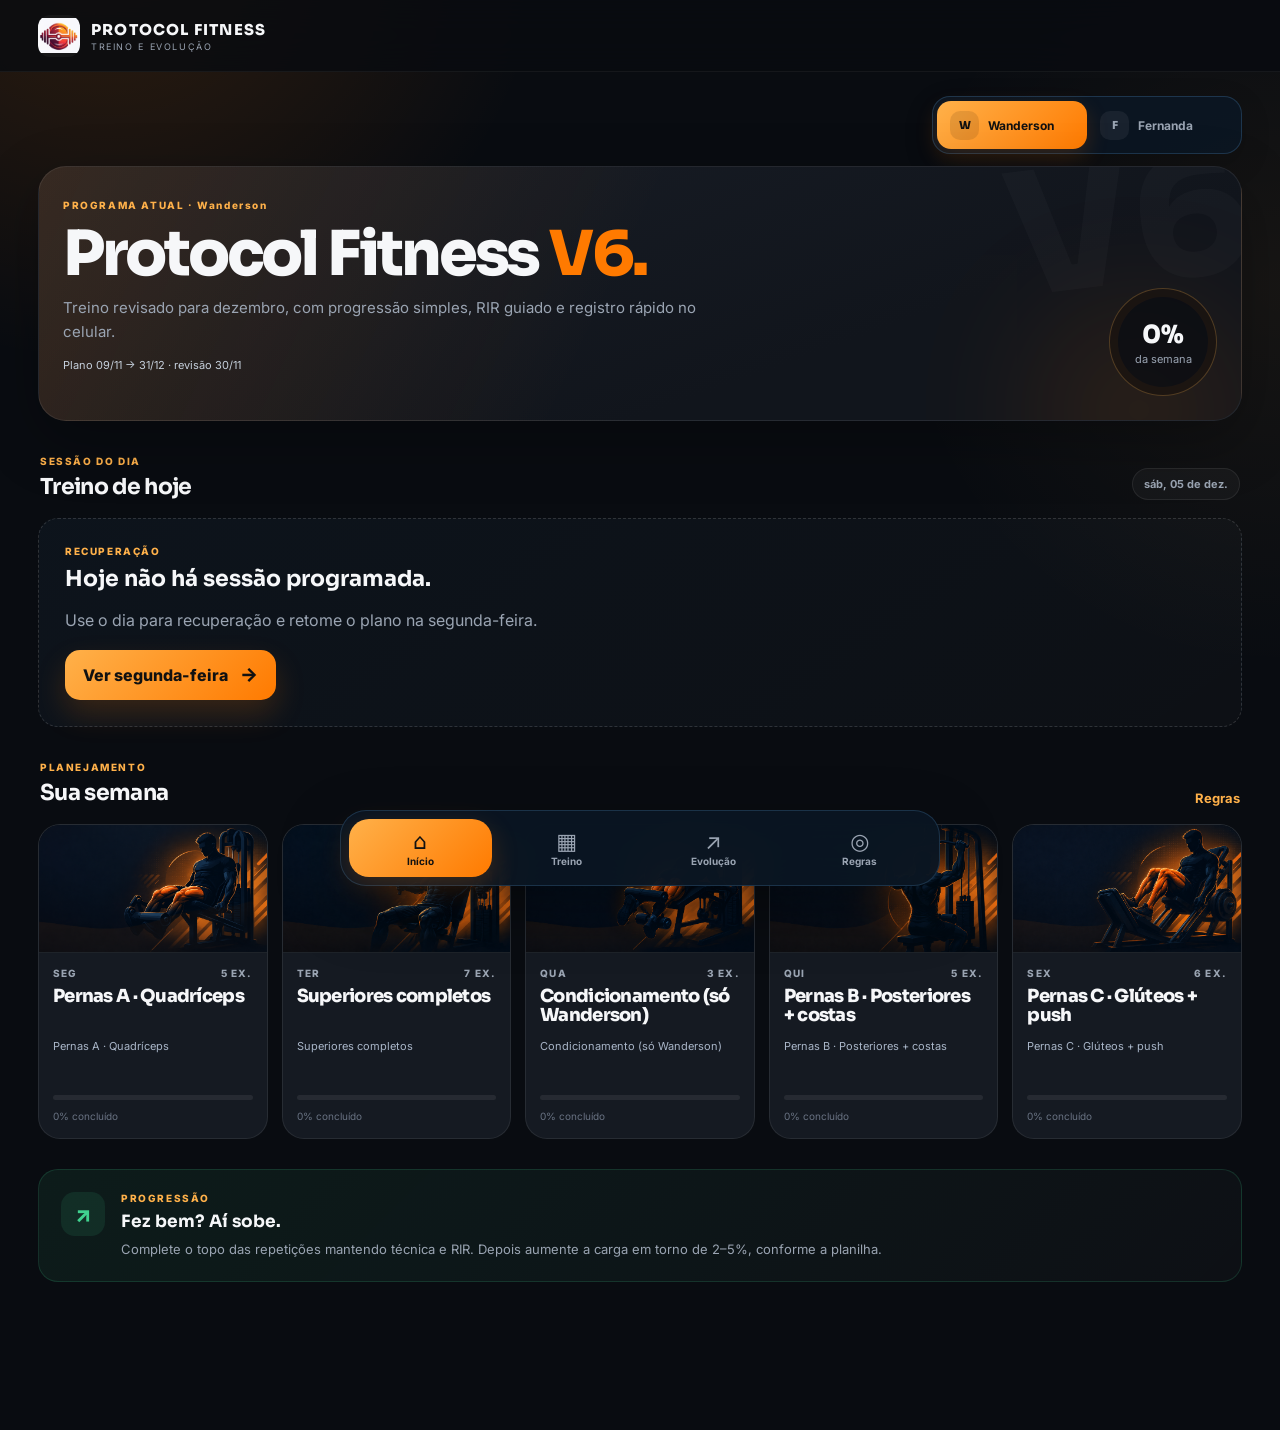
<file: index.html>
<!doctype html>
<html lang="pt-BR">
<head>
  <meta charset="utf-8">
  <meta name="viewport" content="width=device-width, initial-scale=1, viewport-fit=cover">
  <meta name="theme-color" content="#0A0D12">
  <meta name="description" content="Protocol Fitness V6 · treino conjunto Wanderson e Fernanda.">
  <title>Protocol Fitness V6</title>
  <link rel="manifest" href="manifest.json?v=20261108-v6">
  <link rel="preconnect" href="https://fonts.googleapis.com">
  <link rel="preconnect" href="https://fonts.gstatic.com" crossorigin>
  <link href="https://fonts.googleapis.com/css2?family=Inter:wght@400;500;600;700;800&family=Sora:wght@600;700;800&display=swap" rel="stylesheet">
  <link rel="stylesheet" href="css/style.css?v=20261108-v6">
</head>
<body>
  <div class="app-shell">
    <header class="topbar">
      <a class="brand" href="index.html" aria-label="Página inicial">
        <img class="brand-logo" src="assets/icons/protocol-fitness-logo.png" alt="Protocol Fitness">
        <span><strong>PROTOCOL FITNESS</strong><small>TREINO E EVOLUÇÃO</small></span>
      </a>
      <button class="icon-button" id="installButton" hidden aria-label="Instalar aplicativo">＋</button>
    </header>

    <main class="page home-page">
      <div class="profile-switcher" id="profileSwitcher"></div>

      <section class="hero">
        <div class="hero-copy">
          <span class="eyebrow">PROGRAMA ATUAL · <span id="profileNameHero"></span></span>
          <h1>Protocol Fitness <span>V6.</span></h1>
          <p>Treino revisado para dezembro, com progressão simples, RIR guiado e registro rápido no celular.</p>
          <small class="program-validity" id="programValidity"></small>
        </div>
        <div class="hero-stat">
          <strong id="weekPercent">0%</strong>
          <span>da semana</span>
        </div>
      </section>

      <section class="section-block" aria-labelledby="todayTitle">
        <div class="section-heading">
          <div><span class="eyebrow">SESSÃO DO DIA</span><h2 id="todayTitle">Treino de hoje</h2></div>
          <span class="date-pill" id="todayDate"></span>
        </div>
        <div id="todayWorkout"></div>
      </section>

      <section class="section-block" aria-labelledby="weekTitle">
        <div class="section-heading">
          <div><span class="eyebrow">PLANEJAMENTO</span><h2 id="weekTitle">Sua semana</h2></div>
          <a class="text-link" href="orientacoes.html">Regras</a>
        </div>
        <div class="week-grid" id="weekGrid"></div>
      </section>

      <section class="insight-card">
        <div class="insight-icon">↗</div>
        <div>
          <span class="eyebrow">PROGRESSÃO</span>
          <h3>Fez bem? Aí sobe.</h3>
          <p>Complete o topo das repetições mantendo técnica e RIR. Depois aumente a carga em torno de 2–5%, conforme a planilha.</p>
        </div>
      </section>
    </main>

    <nav class="bottom-nav" aria-label="Navegação principal">
      <a class="nav-item active" href="index.html"><span>⌂</span><small>Início</small></a>
      <a class="nav-item" href="#weekTitle"><span>▦</span><small>Treino</small></a>
      <a class="nav-item" href="progresso.html"><span>↗</span><small>Evolução</small></a>
      <a class="nav-item" href="orientacoes.html"><span>◎</span><small>Regras</small></a>
    </nav>
  </div>

  <script src="js/treino-data.js?v=20261108-v6"></script>
  <script src="js/storage.js?v=20261108-v6"></script>
  <script src="js/profile.js?v=20261108-v6"></script>
  <script src="js/app.js?v=20261108-v6"></script>
</body>
</html>
</file>
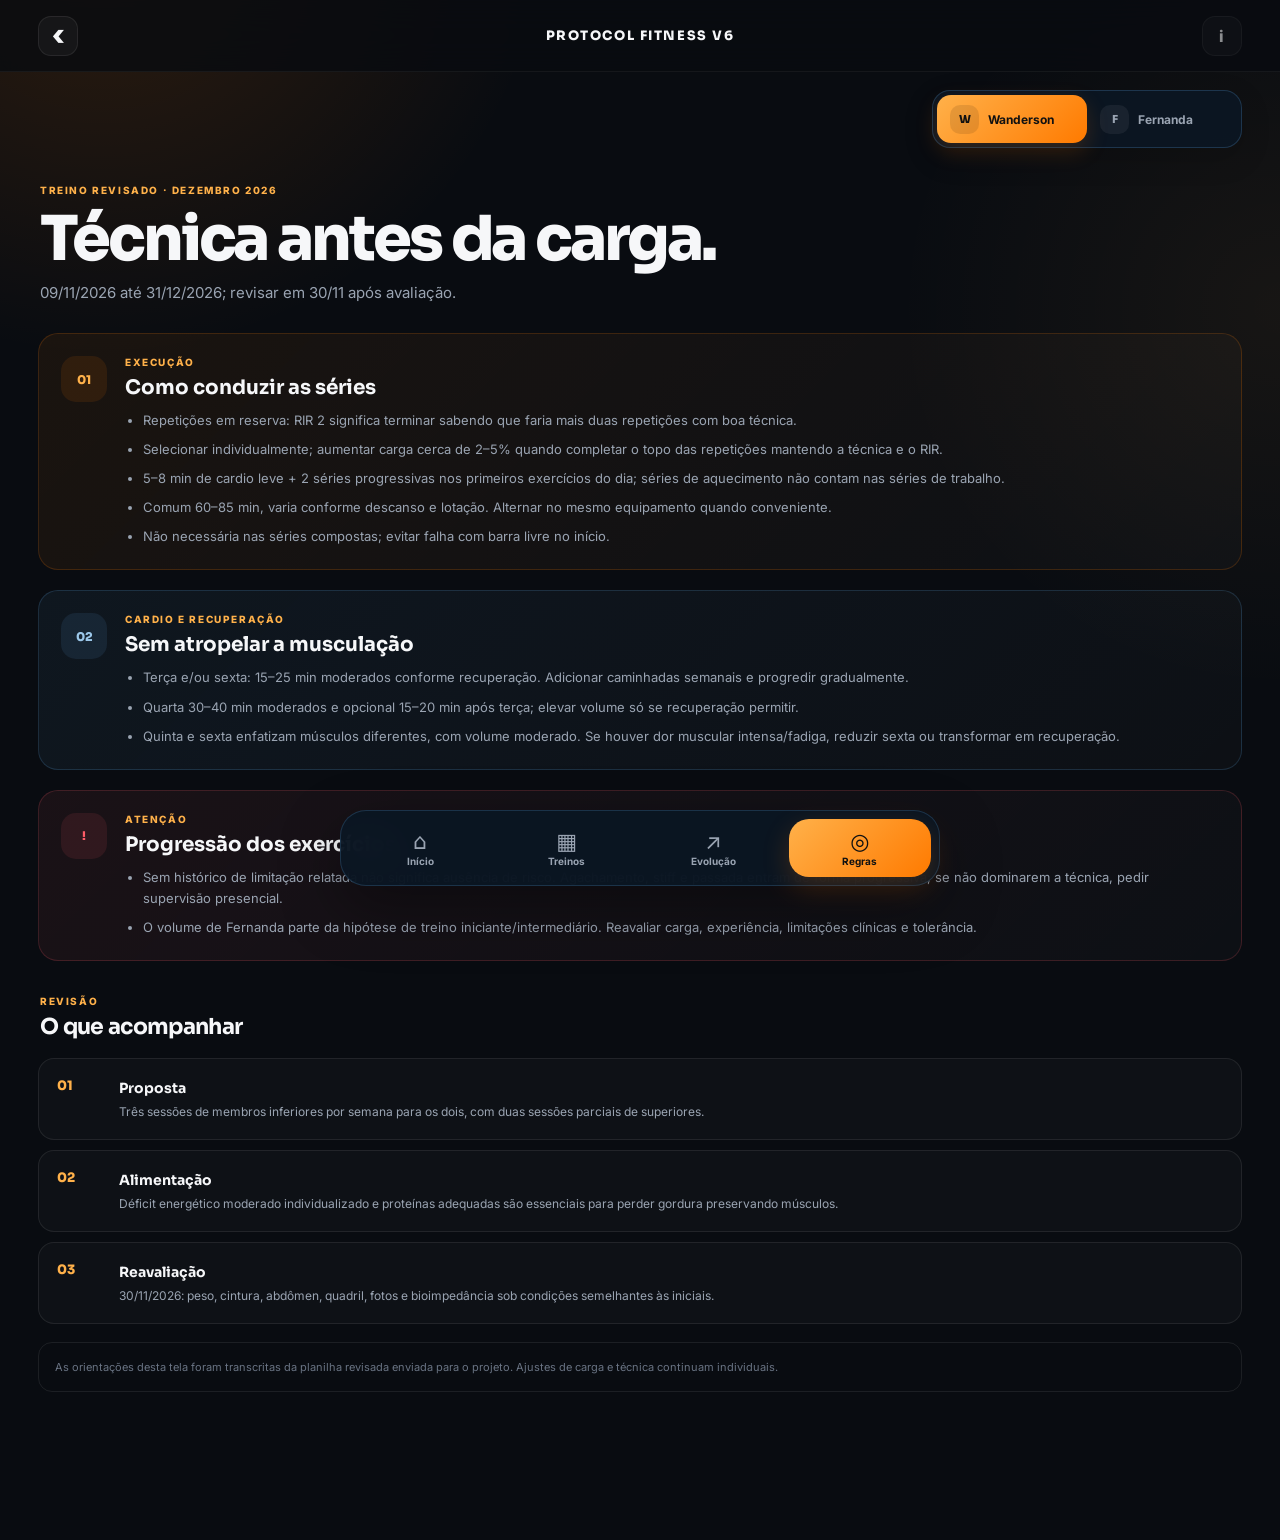
<file: orientacoes.html>
<!doctype html>
<html lang="pt-BR">
<head>
  <meta charset="utf-8">
  <meta name="viewport" content="width=device-width, initial-scale=1, viewport-fit=cover">
  <meta name="theme-color" content="#0A0D12">
  <title>Orientações · Protocol Fitness V6</title>
  <link rel="preconnect" href="https://fonts.googleapis.com">
  <link rel="preconnect" href="https://fonts.gstatic.com" crossorigin>
  <link href="https://fonts.googleapis.com/css2?family=Inter:wght@400;500;600;700;800&family=Sora:wght@600;700;800&display=swap" rel="stylesheet">
  <link rel="stylesheet" href="css/style.css?v=20261108-v6">
</head>
<body>
  <div class="app-shell">
    <header class="topbar">
      <a class="back-button" href="index.html" aria-label="Voltar">‹</a>
      <div class="page-brand">PROTOCOL FITNESS V6</div>
      <span class="icon-button ghost">i</span>
    </header>

    <main class="page rules-page">
      <div class="profile-switcher compact-switcher" id="profileSwitcher"></div>
      <section class="rules-hero">
        <span class="eyebrow">TREINO REVISADO · DEZEMBRO 2026</span>
        <h1>Técnica antes da carga.</h1>
        <p id="validityText"></p>
      </section>

      <section class="rule-card">
        <div class="rule-card-icon">01</div>
        <div><span class="eyebrow">EXECUÇÃO</span><h2>Como conduzir as séries</h2><ul id="executionRules"></ul></div>
      </section>

      <section class="rule-card cardio-rule">
        <div class="rule-card-icon">02</div>
        <div><span class="eyebrow">CARDIO E RECUPERAÇÃO</span><h2>Sem atropelar a musculação</h2><ul id="cardioRules"></ul></div>
      </section>

      <section class="rule-card warning">
        <div class="rule-card-icon">!</div>
        <div><span class="eyebrow">ATENÇÃO</span><h2>Progressão dos exercícios</h2><ul id="safetyRules"></ul></div>
      </section>

      <section class="section-block">
        <div class="section-heading"><div><span class="eyebrow">REVISÃO</span><h2>O que acompanhar</h2></div></div>
        <div class="cycle-list" id="reviewList"></div>
      </section>

      <section class="medical-note">As orientações desta tela foram transcritas da planilha revisada enviada para o projeto. Ajustes de carga e técnica continuam individuais.</section>
    </main>

    <nav class="bottom-nav" aria-label="Navegação principal">
      <a class="nav-item" href="index.html"><span>⌂</span><small>Início</small></a>
      <a class="nav-item" href="index.html#weekTitle"><span>▦</span><small>Treinos</small></a>
      <a class="nav-item" href="progresso.html"><span>↗</span><small>Evolução</small></a>
      <a class="nav-item active" href="orientacoes.html"><span>◎</span><small>Regras</small></a>
    </nav>
  </div>

  <script src="js/treino-data.js?v=20261108-v6"></script>
  <script src="js/storage.js?v=20261108-v6"></script>
  <script src="js/profile.js?v=20261108-v6"></script>
  <script>
    ProfileUI.render();
    const o = window.TREINO_DATA.orientacoes;
    document.getElementById('validityText').textContent = o.Validade;
    const fill = (id, items) => document.getElementById(id).innerHTML = items.map(x => `<li>${x}</li>`).join('');
    fill('executionRules', [o.RIR, o.Carga, o.Aquecimento, o['Controle de sessão'], o.Falha]);
    fill('cardioRules', [o['Cardio Fernanda'], o['Cardio Wanderson'], o['Sessões consecutivas']]);
    fill('safetyRules', [o.Execução, o.Ajustes]);
    const review = [
      ['Proposta', o.Proposta],
      ['Alimentação', o.Alimentação],
      ['Reavaliação', o.Reavaliação]
    ];
    document.getElementById('reviewList').innerHTML = review.map((item, i) => `
      <article class="cycle-item"><span>${String(i+1).padStart(2,'0')}</span><div><strong>${item[0]}</strong><p>${item[1]}</p></div></article>`).join('');
  </script>
</body>
</html>
</file>
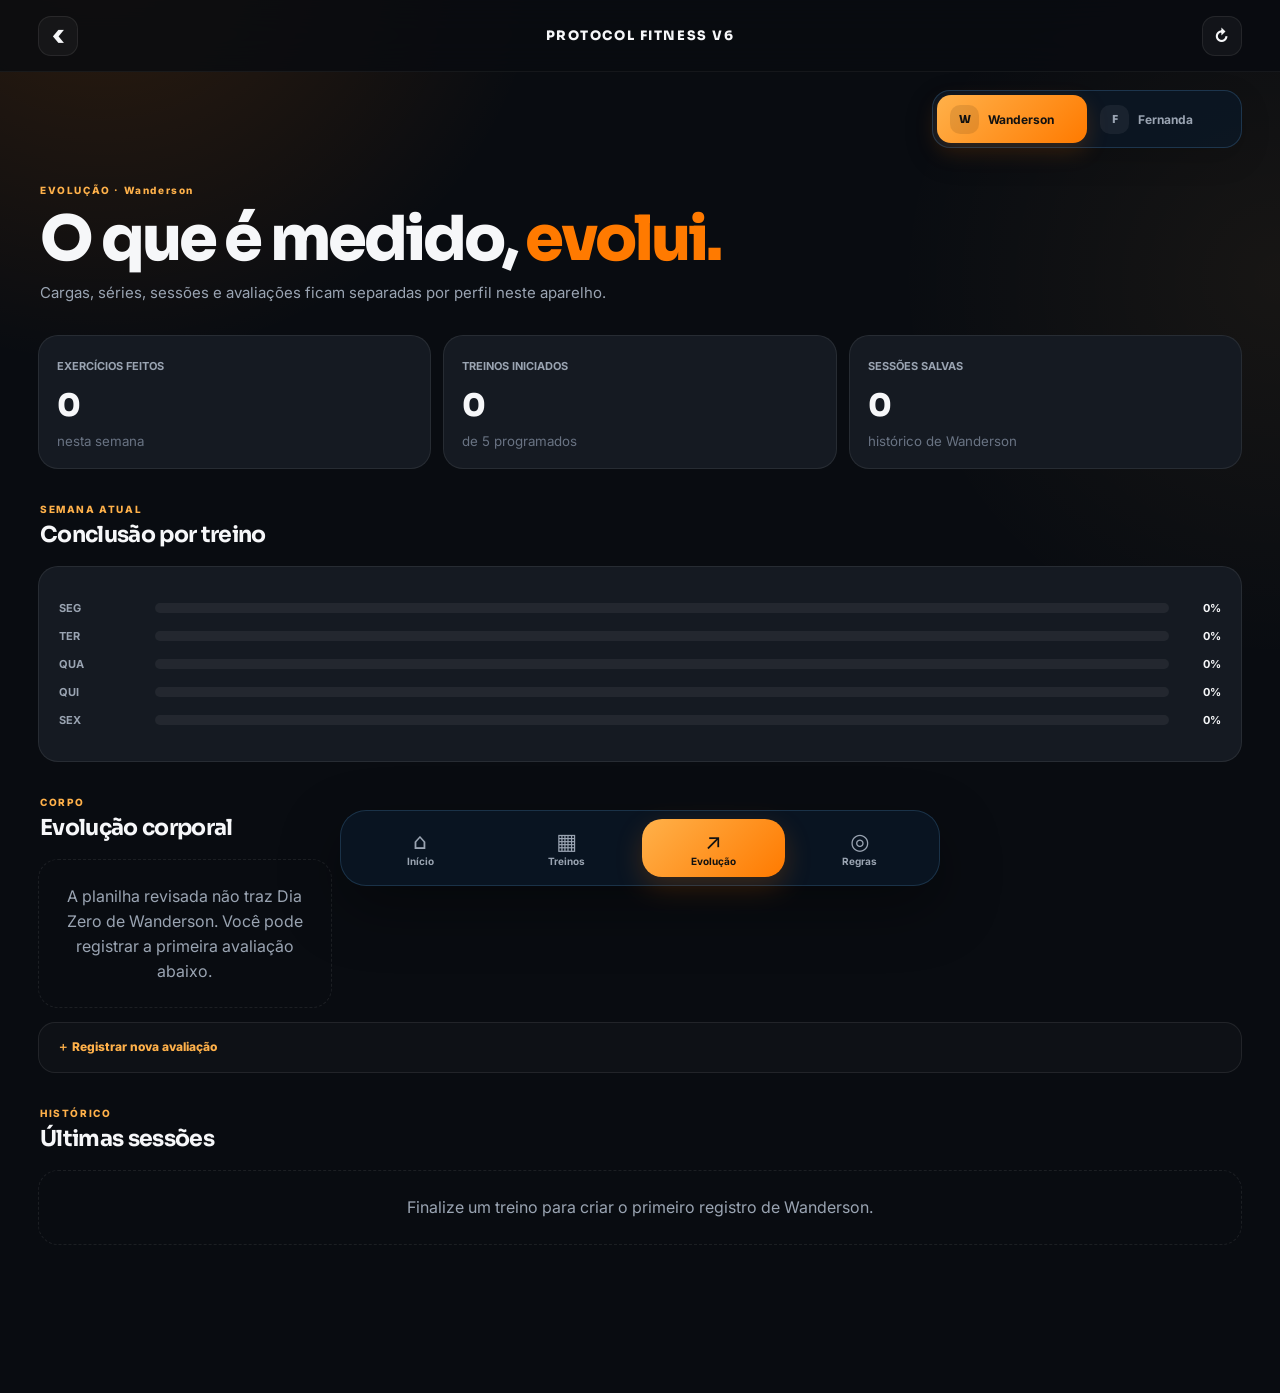
<file: progresso.html>
<!doctype html>
<html lang="pt-BR">
<head>
  <meta charset="utf-8">
  <meta name="viewport" content="width=device-width, initial-scale=1, viewport-fit=cover">
  <meta name="theme-color" content="#0A0D12">
  <title>Evolução · Protocol Fitness V6</title>
  <link rel="preconnect" href="https://fonts.googleapis.com">
  <link rel="preconnect" href="https://fonts.gstatic.com" crossorigin>
  <link href="https://fonts.googleapis.com/css2?family=Inter:wght@400;500;600;700;800&family=Sora:wght@600;700;800&display=swap" rel="stylesheet">
  <link rel="stylesheet" href="css/style.css?v=20261108-v6">
</head>
<body>
  <div class="app-shell">
    <header class="topbar">
      <a class="back-button" href="index.html" aria-label="Voltar">‹</a>
      <div class="page-brand">PROTOCOL FITNESS V6</div>
      <button class="icon-button" id="resetData" aria-label="Limpar dados deste perfil">↻</button>
    </header>

    <main class="page progress-page">
      <div class="profile-switcher compact-switcher" id="profileSwitcher"></div>
      <section class="progress-hero">
        <span class="eyebrow">EVOLUÇÃO · <span id="progressProfileName"></span></span>
        <h1>O que é medido, <span>evolui.</span></h1>
        <p>Cargas, séries, sessões e avaliações ficam separadas por perfil neste aparelho.</p>
      </section>

      <section class="metric-grid" id="metricGrid"></section>

      <section class="section-block">
        <div class="section-heading"><div><span class="eyebrow">SEMANA ATUAL</span><h2>Conclusão por treino</h2></div></div>
        <div class="chart-card" id="weekChart"></div>
      </section>

      <section class="section-block">
        <div class="section-heading"><div><span class="eyebrow">CORPO</span><h2>Evolução corporal</h2></div></div>
        <div class="body-metric-grid" id="bodyMetrics"></div>
        <details class="measure-details">
          <summary>＋ Registrar nova avaliação</summary>
          <form class="measure-form" id="measureForm">
            <label>Data<input type="date" name="date" id="measureDate"></label>
            <label>Peso<input inputmode="decimal" type="number" step="0.01" name="peso" placeholder="kg"></label>
            <label>Gordura<input inputmode="decimal" type="number" step="0.1" name="gordura" placeholder="%"></label>
            <label>Massa muscular<input inputmode="decimal" type="number" step="0.1" name="massaMuscular" placeholder="kg"></label>
            <label>Cintura<input inputmode="decimal" type="number" step="0.1" name="cintura" placeholder="cm"></label>
            <label>Abdômen<input inputmode="decimal" type="number" step="0.1" name="abdomen" placeholder="cm"></label>
            <label>Quadril<input inputmode="decimal" type="number" step="0.1" name="quadril" placeholder="cm"></label>
            <label>Gordura visceral<input inputmode="decimal" type="number" step="0.1" name="visceral" placeholder="índice"></label>
            <button class="primary-button measure-save" type="submit">Salvar avaliação</button>
          </form>
        </details>
      </section>

      <section class="section-block">
        <div class="section-heading"><div><span class="eyebrow">HISTÓRICO</span><h2>Últimas sessões</h2></div></div>
        <div class="history-list" id="historyList"></div>
      </section>
    </main>

    <nav class="bottom-nav" aria-label="Navegação principal">
      <a class="nav-item" href="index.html"><span>⌂</span><small>Início</small></a>
      <a class="nav-item" href="index.html#weekTitle"><span>▦</span><small>Treinos</small></a>
      <a class="nav-item active" href="progresso.html"><span>↗</span><small>Evolução</small></a>
      <a class="nav-item" href="orientacoes.html"><span>◎</span><small>Regras</small></a>
    </nav>
  </div>

  <script src="js/treino-data.js?v=20261108-v6"></script>
  <script src="js/storage.js?v=20261108-v6"></script>
  <script src="js/profile.js?v=20261108-v6"></script>
  <script src="js/progresso.js?v=20261108-v6"></script>
</body>
</html>
</file>
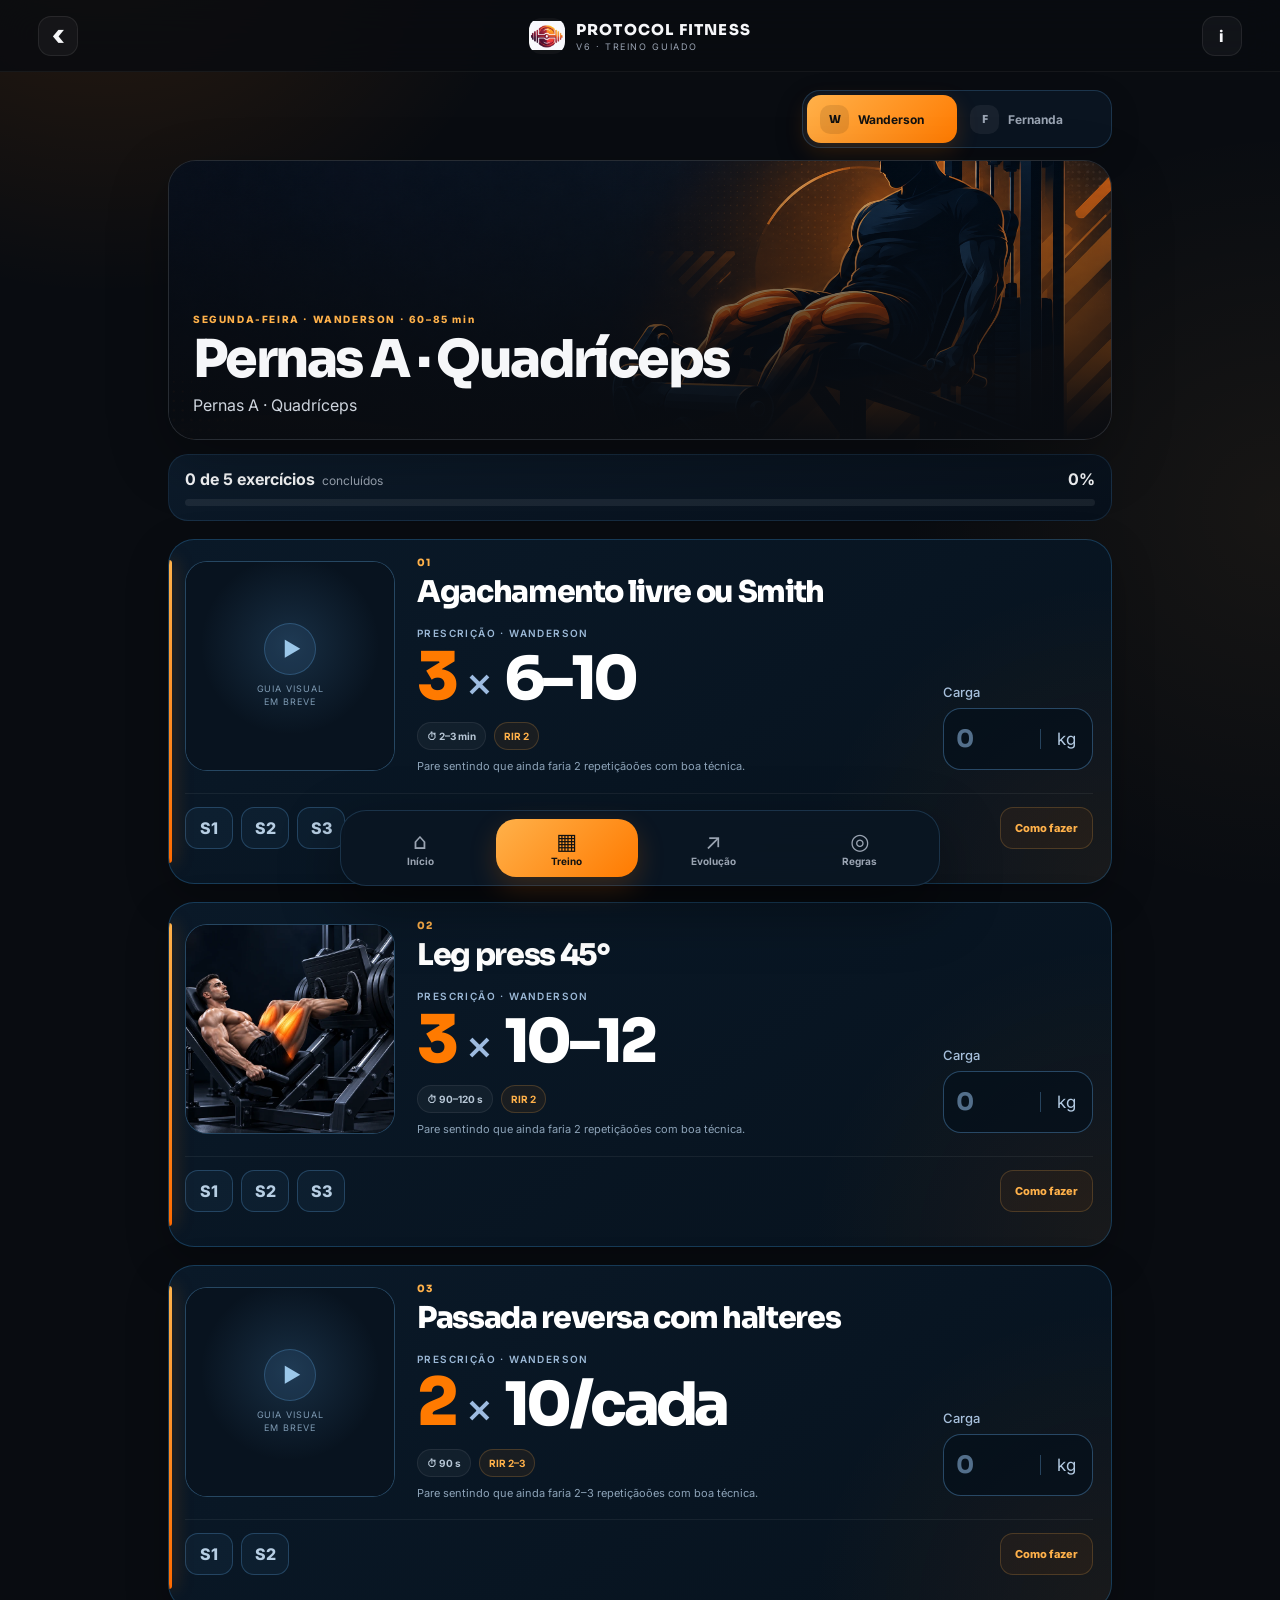
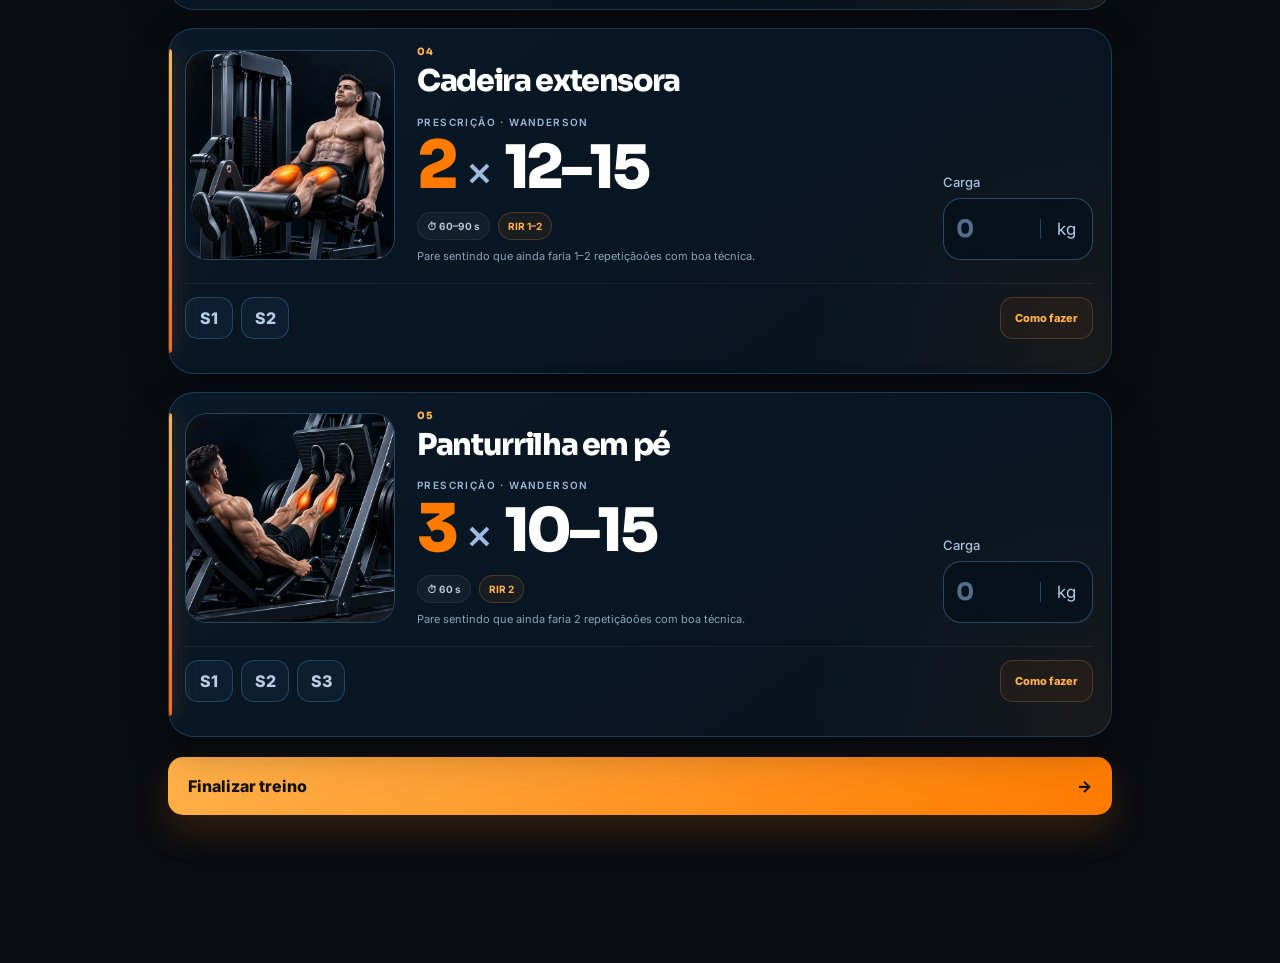
<file: treino.html>
<!doctype html>
<html lang="pt-BR">
<head>
  <meta charset="utf-8">
  <meta name="viewport" content="width=device-width, initial-scale=1, viewport-fit=cover">
  <meta name="theme-color" content="#0A0D12">
  <title>Treino · Protocol Fitness V6</title>
  <link rel="preconnect" href="https://fonts.googleapis.com">
  <link rel="preconnect" href="https://fonts.gstatic.com" crossorigin>
  <link href="https://fonts.googleapis.com/css2?family=Inter:wght@400;500;600;700;800&family=Sora:wght@600;700;800&display=swap" rel="stylesheet">
  <link rel="stylesheet" href="css/style.css?v=20261108-v6">
</head>
<body>
  <div class="app-shell">
    <header class="topbar">
      <a class="back-button" href="index.html" aria-label="Voltar">‹</a>
      <a class="brand brand-compact" href="index.html" aria-label="Página inicial">
        <img class="brand-logo" src="assets/icons/protocol-fitness-logo.png" alt="Protocol Fitness">
        <span><strong>PROTOCOL FITNESS</strong><small>V6 · TREINO GUIADO</small></span>
      </a>
      <a class="icon-button" href="orientacoes.html" aria-label="Orientações">i</a>
    </header>

    <main class="page workout-page">
      <div class="profile-switcher compact-switcher" id="profileSwitcher"></div>
      <section id="workoutHeader"></section>

      <section class="workout-progress-card compact-progress" id="workoutProgress">
        <div class="progress-copy">
          <div><strong id="progressLabel">0 de 0 exercícios</strong><span>concluídos</span></div>
          <strong id="progressPercent">0%</strong>
        </div>
        <div class="progress-track"><span id="progressBar"></span></div>
      </section>

      <section class="simple-exercise-list" id="exerciseList"></section>

      <button class="finish-button" id="finishWorkout">Finalizar treino <span>→</span></button>
    </main>

    <div class="timer-sheet" id="timerSheet" aria-live="polite">
      <div class="timer-panel">
        <div class="timer-grip"></div>
        <span class="eyebrow">DESCANSO</span>
        <strong class="timer-value" id="timerValue">01:30</strong>
        <p id="timerExercise">Próxima série</p>
        <div class="timer-actions">
          <button class="secondary-button" id="timerMinus" type="button">−15 s</button>
          <button class="secondary-button" id="timerReset" type="button">Reiniciar</button>
          <button class="secondary-button" id="timerPlus" type="button">+15 s</button>
        </div>
        <button class="text-button timer-skip" id="timerSkip" type="button">Pular descanso</button>
      </div>
    </div>

    <nav class="bottom-nav" aria-label="Navegação principal">
      <a class="nav-item" href="index.html"><span>⌂</span><small>Início</small></a>
      <a class="nav-item active" href="index.html#weekTitle"><span>▦</span><small>Treino</small></a>
      <a class="nav-item" href="progresso.html"><span>↗</span><small>Evolução</small></a>
      <a class="nav-item" href="orientacoes.html"><span>◎</span><small>Regras</small></a>
    </nav>
  </div>

  <script src="js/treino-data.js?v=20261108-v6"></script>
  <script src="js/storage.js?v=20261108-v6"></script>
  <script src="js/profile.js?v=20261108-v6"></script>
  <script src="js/treino.js?v=20261108-v6"></script>
</body>
</html>
</file>
<file: css/style.css>
:root {
  --bg:#090C11; --bg-soft:#0F131A; --surface:#151A22; --surface-2:#1B212B;
  --line:rgba(255,255,255,.08); --line-strong:rgba(255,255,255,.14);
  --text:#F6F7F9; --muted:#9AA4B2; --muted-2:#697383;
  --orange:#FF7A00; --orange-2:#FFB14A; --green:#40D28F; --red:#FF5C67;
  --blue:#5FA9E6; --shadow:0 20px 60px rgba(0,0,0,.28);
  --radius:20px; --radius-lg:28px; --safe-bottom:max(18px,env(safe-area-inset-bottom));
}
*{box-sizing:border-box} html{scroll-behavior:smooth} body{margin:0;color:var(--text);background:radial-gradient(circle at 8% -6%,rgba(255,122,0,.16),transparent 28rem),radial-gradient(circle at 100% 20%,rgba(255,177,74,.06),transparent 24rem),var(--bg);font-family:Inter,system-ui,-apple-system,BlinkMacSystemFont,"Segoe UI",sans-serif;min-height:100vh}
button,input{font:inherit} button,a{-webkit-tap-highlight-color:transparent} a{color:inherit;text-decoration:none} img{display:block;max-width:100%} [hidden]{display:none!important}
.app-shell{min-height:100vh;padding-bottom:calc(90px + var(--safe-bottom))}.page{width:min(100%,1240px);margin:0 auto;padding:18px 18px 40px}
.topbar{position:sticky;top:0;z-index:20;height:72px;display:flex;align-items:center;justify-content:space-between;padding:0 max(18px,calc((100vw - 1240px)/2 + 18px));background:rgba(9,12,17,.82);backdrop-filter:blur(18px);border-bottom:1px solid rgba(255,255,255,.05)}
.brand{display:inline-flex;align-items:center;gap:11px}.brand-logo{width:42px;height:42px;object-fit:contain;border-radius:12px;background:rgba(255,255,255,.04)}.brand strong{display:block;font:800 15px Sora;letter-spacing:.08em}.brand small{display:block;margin-top:2px;color:var(--muted);font-size:9px;letter-spacing:.18em}.brand-compact .brand-logo{width:36px;height:36px}.page-brand{font:800 13px Sora;letter-spacing:.12em}
.icon-button,.back-button{width:40px;height:40px;border:1px solid var(--line);border-radius:13px;background:rgba(255,255,255,.04);color:var(--text);display:grid;place-items:center;cursor:pointer;font-weight:800}.back-button{font-size:30px;line-height:1;padding-bottom:4px}.icon-button.ghost{opacity:.55;cursor:default}
.eyebrow{display:block;color:var(--orange-2);font-size:10px;font-weight:800;letter-spacing:.16em}.section-block{margin-top:34px}.section-heading{display:flex;justify-content:space-between;align-items:end;gap:18px;margin-bottom:18px;padding:0 2px}.section-heading h2{margin:6px 0 0;font:700 22px Sora;letter-spacing:-.03em}.text-link{color:var(--orange-2);font-size:13px;font-weight:700}.date-pill{padding:8px 11px;border-radius:999px;border:1px solid var(--line);background:rgba(255,255,255,.035);color:var(--muted);font-size:11px;font-weight:700}
.profile-switcher{display:flex;justify-content:flex-end;margin:6px 0 12px}.profile-switcher-inner{display:inline-grid;grid-template-columns:1fr 1fr;padding:4px;border:1px solid rgba(95,169,230,.22);border-radius:18px;background:rgba(11,24,38,.78);box-shadow:0 10px 30px rgba(0,0,0,.16)}.profile-option{min-width:150px;height:48px;display:flex;align-items:center;gap:9px;padding:0 13px;border:0;border-radius:14px;color:var(--muted);background:transparent;cursor:pointer}.profile-option span{width:29px;height:29px;display:grid;place-items:center;border-radius:10px;background:rgba(255,255,255,.06);font:800 11px Sora}.profile-option strong{font-size:12px}.profile-option.active{color:#111;background:linear-gradient(135deg,var(--orange-2),var(--orange));box-shadow:0 8px 22px rgba(255,122,0,.18)}.profile-option.active span{background:rgba(0,0,0,.1)}.compact-switcher{margin-top:0}
.hero{position:relative;overflow:hidden;min-height:255px;margin-top:8px;padding:32px 24px;border:1px solid var(--line);border-radius:var(--radius-lg);background:linear-gradient(115deg,rgba(255,122,0,.13),transparent 48%),linear-gradient(160deg,#191E27,#11151C 68%);box-shadow:var(--shadow)}.hero::before{content:"V6";position:absolute;right:-10px;top:-28px;font:800 170px/1 Sora;color:rgba(255,255,255,.025);transform:rotate(-7deg)}.hero::after{content:"";position:absolute;width:160px;height:160px;right:22px;bottom:-70px;border-radius:50%;background:var(--orange);filter:blur(80px);opacity:.22}.hero-copy{position:relative;z-index:1;max-width:650px}.hero h1,.progress-hero h1,.rules-hero h1{margin:12px 0 10px;font:800 clamp(34px,7vw,62px)/1.02 Sora;letter-spacing:-.05em}.hero h1 span,.progress-hero h1 span{color:var(--orange)}.hero p,.progress-hero p,.rules-hero p{margin:0;max-width:660px;color:var(--muted);font-size:15px;line-height:1.6}.program-validity{display:inline-block;margin-top:14px;color:#c6d0dc;font-size:11px}.hero-stat{position:absolute;z-index:2;right:24px;bottom:24px;width:108px;height:108px;border-radius:50%;display:grid;place-content:center;text-align:center;background:rgba(9,12,17,.72);border:1px solid rgba(255,177,74,.28);box-shadow:inset 0 0 0 8px rgba(255,122,0,.05)}.hero-stat strong{font:800 25px Sora}.hero-stat span{margin-top:2px;color:var(--muted);font-size:11px}
.today-card{position:relative;min-height:300px;overflow:hidden;border-radius:var(--radius-lg);border:1px solid var(--line);background:var(--surface);box-shadow:var(--shadow)}.today-card .cover-image{position:absolute;inset:0;width:100%;height:100%;object-fit:cover;object-position:center right}.today-card::after{content:"";position:absolute;inset:0;background:linear-gradient(90deg,rgba(8,11,16,.98) 0%,rgba(8,11,16,.82) 48%,rgba(8,11,16,.1) 100%)}.today-content{position:relative;z-index:2;max-width:66%;padding:28px}.today-content h3{margin:9px 0 8px;font:800 clamp(27px,6vw,42px)/1.05 Sora;letter-spacing:-.05em}.today-content p{margin:0 0 18px;color:#C3CAD4;line-height:1.5}.meta-row{display:flex;flex-wrap:wrap;gap:8px;margin-bottom:22px}.meta-chip{padding:8px 10px;border-radius:999px;background:rgba(255,255,255,.07);border:1px solid rgba(255,255,255,.07);color:#D8DDE5;font-size:11px;font-weight:700}
.primary-button,.secondary-button,.finish-button{border:0;border-radius:15px;cursor:pointer;font-weight:800}.primary-button{display:inline-flex;align-items:center;justify-content:center;gap:12px;min-height:50px;padding:0 18px;background:linear-gradient(135deg,var(--orange-2),var(--orange));color:#111;box-shadow:0 14px 30px rgba(255,122,0,.18)}.primary-button span{font-size:19px}.secondary-button{min-height:46px;padding:0 14px;color:var(--text);border:1px solid var(--line);background:rgba(255,255,255,.05)}.text-button{border:0;background:transparent;color:var(--muted);cursor:pointer;font-weight:700}
.rest-card,.rest-workout-card{padding:26px;border:1px dashed var(--line-strong);border-radius:var(--radius);background:linear-gradient(145deg,rgba(95,169,230,.05),rgba(255,255,255,.02));color:var(--muted)}.rest-card h3,.rest-workout-card h2{color:var(--text);margin:8px 0;font:700 22px Sora}.rest-card p,.rest-workout-card p{line-height:1.6}.rest-profile{border-color:rgba(64,210,143,.25)}.rest-icon{display:grid;place-items:center;width:54px;height:54px;margin-bottom:18px;border-radius:17px;background:rgba(95,169,230,.10);font-size:27px;color:#b9d9f4}.rest-workout-card{margin-top:18px;padding:30px}.rest-workout-card .primary-button{margin-top:8px}
.week-grid{display:grid;grid-template-columns:repeat(5,minmax(0,1fr));gap:14px;align-items:stretch}.week-card{position:relative;min-height:300px;overflow:hidden;border:1px solid var(--line);border-radius:22px;background:var(--surface);transition:transform .2s ease,border-color .2s ease}.week-card:hover{transform:translateY(-3px);border-color:rgba(255,177,74,.28)}.week-card img{width:100%;height:128px;object-fit:cover;object-position:center right;border-bottom:1px solid var(--line);background:#0b1017}.week-card-body{padding:14px 14px 16px}.week-card-day{display:flex;justify-content:space-between;color:var(--muted);font-size:10px;font-weight:800;letter-spacing:.12em;margin-bottom:8px}.week-card h3.week-title{margin:0 0 12px;font:800 18px/1.08 Sora;letter-spacing:-.04em;min-height:40px}.week-card p{margin:0 0 14px;min-height:42px;color:#a9b6c8;font-size:11px;line-height:1.4}.mini-progress{height:5px;margin-top:4px;border-radius:99px;overflow:hidden;background:rgba(255,255,255,.07)}.mini-progress span{display:block;height:100%;border-radius:inherit;background:linear-gradient(90deg,var(--orange),var(--orange-2))}.week-card-status{margin-top:10px;color:var(--muted-2);font-size:10px}.week-card-status.done{color:var(--green)}.rest-week-card{opacity:.72}.rest-week-card img{filter:saturate(.35) brightness(.6)}
.insight-card{margin-top:30px;display:grid;grid-template-columns:auto 1fr;gap:16px;padding:22px;border-radius:var(--radius);border:1px solid rgba(64,210,143,.16);background:linear-gradient(135deg,rgba(64,210,143,.08),rgba(255,255,255,.02))}.insight-icon{width:44px;height:44px;display:grid;place-items:center;border-radius:14px;background:rgba(64,210,143,.1);color:var(--green);font-size:22px;font-weight:800}.insight-card h3{margin:7px 0 7px;font:700 17px Sora}.insight-card p{margin:0;color:var(--muted);font-size:13px;line-height:1.55}
.bottom-nav{position:fixed;z-index:30;left:50%;bottom:14px;width:min(calc(100% - 24px),600px);transform:translateX(-50%);display:grid;grid-template-columns:repeat(4,1fr);gap:4px;min-height:74px;padding:8px;padding-bottom:max(8px,env(safe-area-inset-bottom));border:1px solid rgba(81,146,201,.24);border-radius:26px;background:rgba(10,22,35,.94);backdrop-filter:blur(18px);box-shadow:0 22px 60px rgba(0,0,0,.36)}.nav-item{min-height:58px;border-radius:20px;display:grid;place-content:center;justify-items:center;gap:3px;color:var(--muted);transition:.2s ease}.nav-item span{font-size:22px;line-height:1}.nav-item small{font-size:10px;font-weight:700}.nav-item.active{color:#111;background:linear-gradient(135deg,var(--orange-2),var(--orange));box-shadow:0 10px 28px rgba(255,122,0,.20)}
/* Workout */
.workout-page{max-width:980px}.workout-cover{position:relative;min-height:280px;overflow:hidden;border:1px solid var(--line);border-radius:var(--radius-lg);background:var(--surface);box-shadow:var(--shadow);margin-bottom:14px}.workout-cover img{position:absolute;inset:0;width:100%;height:100%;object-fit:cover}.workout-cover::after{content:"";position:absolute;inset:0;background:linear-gradient(0deg,rgba(9,12,17,.98),rgba(9,12,17,.12))}.workout-cover-copy{position:absolute;z-index:2;left:24px;right:24px;bottom:24px}.workout-cover h1{margin:8px 0;font:800 clamp(30px,6vw,52px)/1.04 Sora;letter-spacing:-.05em}.workout-cover p{margin:0;color:#CED4DD}.workout-progress-card{margin-top:14px;padding:18px;border:1px solid var(--line);border-radius:var(--radius);background:var(--surface)}.compact-progress{padding:14px 16px;background:linear-gradient(160deg,rgba(13,28,44,.96),rgba(8,17,28,.98));border-color:rgba(94,166,229,.15)}.progress-copy{display:flex;justify-content:space-between;align-items:center;margin-bottom:10px}.progress-copy div{display:flex;gap:7px;align-items:baseline}.progress-copy span{color:var(--muted);font-size:12px}.progress-track{height:7px;overflow:hidden;border-radius:99px;background:rgba(255,255,255,.07)}.progress-track span{display:block;width:0;height:100%;border-radius:inherit;background:linear-gradient(90deg,var(--orange),var(--orange-2));transition:width .25s ease}
.simple-exercise-list{display:grid;gap:18px;margin-top:18px}.premium-exercise-card{position:relative;display:grid;grid-template-columns:210px minmax(0,1fr) 150px;grid-template-areas:"art content actions" "bottom bottom bottom" "guide guide guide";gap:18px 22px;align-items:center;min-height:235px;padding:16px 18px 16px 16px;overflow:hidden;border-radius:26px;border:1px solid rgba(52,129,189,.34);background:radial-gradient(circle at 100% 100%,rgba(255,122,0,.07),transparent 30%),linear-gradient(145deg,#0a1928 0%,#081522 58%,#07121d 100%);box-shadow:0 15px 42px rgba(0,0,0,.26);transition:border-color .2s ease,box-shadow .2s ease,transform .2s ease}.premium-exercise-card::before{content:"";position:absolute;left:0;top:20px;bottom:20px;width:3px;border-radius:0 99px 99px 0;background:linear-gradient(180deg,#ffb14a,#ff6a00);box-shadow:0 0 18px rgba(255,122,0,.65)}.premium-exercise-card.done{border-color:rgba(64,210,143,.40);box-shadow:0 15px 42px rgba(0,0,0,.24),inset 0 0 0 1px rgba(64,210,143,.06)}.premium-exercise-card.done::before{background:linear-gradient(180deg,#71e7b2,#29bd7b);box-shadow:0 0 18px rgba(64,210,143,.5)}
.exercise-art{grid-area:art;position:relative;width:100%;aspect-ratio:1/1;overflow:hidden;border-radius:22px;border:1px solid rgba(98,170,227,.34);background:#08131f;box-shadow:inset 0 0 28px rgba(0,0,0,.38)}.exercise-art img{width:100%;height:100%;object-fit:cover}.exercise-media-placeholder{width:100%;height:100%;display:grid;place-content:center;justify-items:center;gap:8px;background:radial-gradient(circle at 50% 40%,rgba(95,169,230,.18),transparent 55%),#08131f;color:#9bc7e9;text-align:center}.exercise-media-placeholder span{width:52px;height:52px;display:grid;place-items:center;padding-left:4px;border:1px solid rgba(95,169,230,.28);border-radius:50%;background:rgba(95,169,230,.10);font-size:20px}.exercise-media-placeholder small{color:#7f9bb4;font-size:9px;line-height:1.4;letter-spacing:.1em}
.premium-ex-content{grid-area:content;min-width:0}.exercise-order{margin-bottom:8px;color:var(--orange-2);font:800 10px Sora;letter-spacing:.14em}.premium-ex-content h2{margin:0 0 18px;color:#fff;font:800 clamp(21px,2.4vw,30px)/1.05 Sora;letter-spacing:-.045em}.series-label{display:block;margin-bottom:8px;color:#9cb9d7;font-size:10px;font-weight:600;letter-spacing:.14em}.series-display{display:flex;align-items:baseline;gap:12px;white-space:nowrap;line-height:.95}.series-display strong{color:var(--orange);font:800 clamp(46px,6vw,66px)/.92 Sora;letter-spacing:-.06em}.series-display span{color:#9dbbe0;font:500 clamp(28px,4vw,42px)/1 Sora}.series-display b{color:#fff;font:800 clamp(42px,5.4vw,60px)/.92 Sora;letter-spacing:-.06em}.series-display .single-prescription{font-size:clamp(34px,4.7vw,54px);white-space:normal}.exercise-meta{display:flex;flex-wrap:wrap;gap:8px;margin-top:15px}.exercise-meta>span{padding:7px 9px;border:1px solid rgba(255,255,255,.07);border-radius:999px;background:rgba(255,255,255,.04);color:#b7c6d5;font-size:10px;font-weight:700}.exercise-meta .rir-chip{border-color:rgba(255,177,74,.2);color:var(--orange-2);background:rgba(255,122,0,.07)}.rir-help{margin:9px 0 0;color:#8da3b8;font-size:11px;line-height:1.45}
.premium-ex-actions{grid-area:actions;align-self:stretch;display:flex;flex-direction:column;align-items:stretch;justify-content:flex-end;padding:5px 0}.compact-weight-wrap{display:block}.compact-weight-wrap>span{display:block;margin:0 0 8px;color:#a8c1dd;font-size:13px;font-weight:500}.compact-weight-field{display:grid;grid-template-columns:1fr auto;align-items:center;width:100%;height:62px;overflow:hidden;border-radius:18px;border:1px solid rgba(87,151,205,.42);background:rgba(5,16,27,.72)}.compact-weight-field:focus-within{border-color:rgba(255,122,0,.72);box-shadow:0 0 0 3px rgba(255,122,0,.09)}.compact-weight-field input{width:100%;min-width:0;height:100%;padding:0 12px;border:0;outline:0;background:transparent;color:#fff;font:700 24px/1 Sora}.compact-weight-field input::placeholder{color:#536f8b}.compact-weight-field em{min-width:52px;padding:0 12px;border-left:1px solid rgba(96,160,216,.35);color:#b3cae2;font-size:17px;font-style:normal;text-align:center}.last-load{display:block;margin-top:7px;color:#71889e;font-size:10px}.no-load-chip{padding:14px 10px;border:1px solid rgba(95,169,230,.22);border-radius:16px;background:rgba(95,169,230,.07);color:#9dc6e8;font-size:10px;font-weight:800;text-align:center;letter-spacing:.12em}
.exercise-bottom-row{grid-area:bottom;display:flex;align-items:center;justify-content:space-between;gap:14px;padding-top:13px;border-top:1px solid rgba(255,255,255,.06)}.set-chips{display:flex;flex-wrap:wrap;gap:8px}.set-chip{min-width:48px;height:42px;padding:0 12px;border:1px solid rgba(95,169,230,.28);border-radius:13px;background:rgba(95,169,230,.06);color:#b7cee3;cursor:pointer;font-weight:800}.set-chip.done{color:#062014;background:var(--green);border-color:transparent;box-shadow:0 0 0 4px rgba(64,210,143,.06)}.how-button{min-height:42px;padding:0 14px;border:1px solid rgba(255,177,74,.20);border-radius:13px;background:rgba(255,122,0,.06);color:var(--orange-2);cursor:pointer;font-size:11px;font-weight:800}.exercise-guidance{grid-area:guide;padding:14px 16px;border-radius:15px;border:1px solid rgba(255,177,74,.15);background:rgba(255,122,0,.05)}.exercise-guidance strong{font-size:11px;color:var(--orange-2)}.exercise-guidance p{margin:7px 0 0;color:#c1cad3;font-size:12px;line-height:1.55}.exercise-guidance small{display:block;margin-top:8px;color:#758596;font-size:10px}.finish-button{width:100%;min-height:58px;margin-top:20px;padding:0 20px;display:flex;align-items:center;justify-content:space-between;color:#111;background:linear-gradient(135deg,var(--orange-2),var(--orange));box-shadow:0 16px 36px rgba(255,122,0,.18)}
.timer-sheet{position:fixed;z-index:50;inset:0;display:none;align-items:end;justify-content:center;background:rgba(0,0,0,.56);backdrop-filter:blur(8px)}.timer-sheet.open{display:flex}.timer-panel{width:min(100%,520px);padding:12px 22px calc(24px + env(safe-area-inset-bottom));text-align:center;border-radius:28px 28px 0 0;border:1px solid var(--line);background:#151A22;box-shadow:0 -20px 70px rgba(0,0,0,.4)}.timer-grip{width:44px;height:4px;margin:0 auto 22px;border-radius:99px;background:rgba(255,255,255,.15)}.timer-value{display:block;margin:8px 0;font:800 58px Sora;letter-spacing:-.06em}.timer-value.done{color:var(--green)}.timer-panel p{margin:0 0 20px;color:var(--muted)}.timer-actions{display:grid;grid-template-columns:1fr 1.3fr 1fr;gap:10px;margin-bottom:12px}.timer-skip{min-height:38px;width:100%}
/* Progress */
.progress-hero,.rules-hero{padding:24px 2px 8px}.metric-grid{display:grid;grid-template-columns:repeat(3,1fr);gap:12px;margin-top:22px}.metric-card{min-height:130px;padding:18px;border-radius:var(--radius);border:1px solid var(--line);background:var(--surface)}.metric-card span{color:var(--muted);font-size:11px;font-weight:700}.metric-card strong{display:block;margin:12px 0 5px;font:800 31px Sora}.metric-card small{color:var(--muted-2)}.chart-card{padding:20px;border:1px solid var(--line);border-radius:var(--radius);background:var(--surface)}.chart-row{display:grid;grid-template-columns:84px 1fr 40px;gap:12px;align-items:center;margin:14px 0}.chart-row span{color:var(--muted);font-size:11px;font-weight:700}.chart-bar{height:10px;border-radius:99px;overflow:hidden;background:rgba(255,255,255,.06)}.chart-bar i{display:block;height:100%;border-radius:inherit;background:linear-gradient(90deg,var(--orange),var(--orange-2))}.chart-row strong{text-align:right;font-size:11px}.chart-rest{padding:6px 10px;border-radius:10px;background:rgba(95,169,230,.06);color:#7999b4;font-size:10px}.history-list{display:grid;gap:10px}.history-item{display:flex;justify-content:space-between;gap:16px;align-items:center;padding:16px;border:1px solid var(--line);border-radius:16px;background:rgba(255,255,255,.025)}.history-item h3{margin:0 0 5px;font:700 14px Sora}.history-item p{margin:0;color:var(--muted);font-size:11px}.history-item strong{color:var(--green);font-size:12px}.empty-state{padding:24px;text-align:center;border:1px dashed var(--line);border-radius:var(--radius);color:var(--muted);line-height:1.55}
.body-metric-grid{display:grid;grid-template-columns:repeat(4,1fr);gap:10px}.body-metric-card{padding:16px;border:1px solid rgba(95,169,230,.15);border-radius:17px;background:linear-gradient(145deg,rgba(95,169,230,.05),rgba(255,255,255,.02))}.body-metric-card span{display:block;color:#8499ad;font-size:10px;font-weight:700}.body-metric-card strong{display:block;margin:8px 0 5px;font:800 22px Sora}.body-metric-card strong em{font:500 10px Inter;color:#7890a6;font-style:normal}.body-metric-card small{color:#6d8295;font-size:9px;line-height:1.4}.measure-details{margin-top:14px;border:1px solid var(--line);border-radius:17px;background:rgba(255,255,255,.025);overflow:hidden}.measure-details summary{padding:16px 18px;cursor:pointer;color:var(--orange-2);font-size:12px;font-weight:800;list-style:none}.measure-form{display:grid;grid-template-columns:repeat(4,1fr);gap:10px;padding:0 16px 16px}.measure-form label{display:grid;gap:6px;color:#8ea0b1;font-size:10px;font-weight:700}.measure-form input{height:45px;padding:0 11px;border:1px solid var(--line);border-radius:12px;outline:0;background:#0b121b;color:var(--text)}.measure-form input:focus{border-color:rgba(255,122,0,.55)}.measure-save{grid-column:1/-1;margin-top:4px}
/* Rules */
.rule-card{display:grid;grid-template-columns:auto 1fr;gap:18px;margin-top:20px;padding:22px;border:1px solid rgba(255,122,0,.18);border-radius:var(--radius);background:linear-gradient(135deg,rgba(255,122,0,.07),rgba(255,255,255,.02))}.rule-card.cardio-rule{border-color:rgba(95,169,230,.18);background:linear-gradient(135deg,rgba(95,169,230,.07),rgba(255,255,255,.02))}.rule-card.warning{border-color:rgba(255,92,103,.18);background:linear-gradient(135deg,rgba(255,92,103,.07),rgba(255,255,255,.02))}.rule-card-icon{width:46px;height:46px;display:grid;place-items:center;border-radius:15px;color:var(--orange-2);background:rgba(255,122,0,.1);font:800 12px Sora}.cardio-rule .rule-card-icon{color:#9bc7e9;background:rgba(95,169,230,.1)}.rule-card.warning .rule-card-icon{color:var(--red);background:rgba(255,92,103,.1)}.rule-card h2{margin:7px 0 10px;font:700 20px Sora}.rule-card ul{margin:0;padding-left:18px;color:var(--muted);line-height:1.62;font-size:13px}.rule-card li+li{margin-top:8px}.cycle-list{display:grid;gap:10px}.cycle-item{display:grid;grid-template-columns:48px 1fr;gap:14px;align-items:start;padding:18px;border:1px solid var(--line);border-radius:16px;background:rgba(255,255,255,.025)}.cycle-item>span{color:var(--orange-2);font:800 13px Sora}.cycle-item strong{font:700 14px Sora}.cycle-item p{margin:6px 0 0;color:var(--muted);font-size:12px;line-height:1.5}.medical-note{margin-top:18px;padding:16px;border-radius:14px;border:1px solid var(--line);color:var(--muted-2);font-size:11px;line-height:1.5}
@media(max-width:1100px){.week-grid{grid-template-columns:repeat(3,minmax(0,1fr))}.body-metric-grid{grid-template-columns:repeat(2,1fr)}}
@media(max-width:820px){.week-grid{grid-template-columns:repeat(2,minmax(0,1fr))}.premium-exercise-card{grid-template-columns:31% minmax(0,1fr) 112px;gap:14px;min-height:188px;padding:12px 13px 12px 12px;border-radius:23px}.exercise-art{border-radius:18px}.premium-ex-content h2{margin-bottom:15px;font-size:clamp(18px,4.4vw,24px)}.series-display{gap:7px}.series-display strong{font-size:clamp(38px,9.2vw,52px)}.series-display span{font-size:clamp(26px,6.2vw,36px)}.series-display b{font-size:clamp(36px,8.5vw,48px)}.compact-weight-field{height:54px}.compact-weight-field input{font-size:20px}.measure-form{grid-template-columns:repeat(2,1fr)}}
@media(max-width:620px){.page{width:100%;padding-inline:14px}.topbar{height:78px;padding-inline:14px}.brand-logo{width:38px;height:38px}.brand strong{font-size:13px}.brand small{font-size:8px}.brand-compact .brand-logo{width:42px;height:42px}.profile-switcher{justify-content:stretch}.profile-switcher-inner{width:100%}.profile-option{min-width:0;justify-content:center}.hero{min-height:325px;padding:25px 20px}.hero-copy{max-width:100%}.hero-stat{width:92px;height:92px;right:18px;bottom:18px}.today-card{min-height:370px}.today-card::after{background:linear-gradient(0deg,rgba(8,11,16,.98) 0%,rgba(8,11,16,.82) 60%,rgba(8,11,16,.1) 100%)}.today-content{position:absolute;left:0;right:0;bottom:0;max-width:none;padding:22px}.today-content h3{font-size:31px;max-width:85%}.week-grid{grid-template-columns:1fr 1fr;gap:10px}.week-card{min-height:278px;border-radius:18px}.week-card img{height:110px}.week-card h3.week-title{font-size:16px;min-height:34px}.week-card p{min-height:38px;font-size:12px}.metric-grid{grid-template-columns:1fr}.metric-card{min-height:112px}.rule-card{grid-template-columns:1fr}.chart-row{grid-template-columns:68px 1fr 34px;gap:8px}.body-metric-grid{grid-template-columns:1fr 1fr}.measure-form{grid-template-columns:1fr 1fr}.premium-exercise-card{grid-template-columns:31% minmax(0,1fr) 92px;gap:11px;min-height:170px;padding:10px;border-radius:21px}.exercise-art{border-radius:16px}.premium-ex-content h2{margin-bottom:11px;font-size:clamp(15px,4.4vw,20px);line-height:1.08}.series-label{font-size:8.5px;letter-spacing:.09em}.series-display{gap:5px}.series-display strong{font-size:clamp(34px,10vw,46px)}.series-display span{font-size:clamp(23px,6.5vw,30px)}.series-display b{font-size:clamp(31px,8.7vw,42px)}.series-display .single-prescription{font-size:clamp(27px,7.7vw,38px)}.premium-ex-actions{padding:2px 0}.compact-weight-wrap>span{font-size:9.5px}.compact-weight-field{height:48px;border-radius:14px}.compact-weight-field input{padding-inline:7px;font-size:18px}.compact-weight-field em{min-width:35px;padding-inline:6px;font-size:13px}.exercise-bottom-row{gap:8px}.set-chip{min-width:42px;height:39px;padding:0 9px}.how-button{height:39px;padding:0 10px;font-size:10px}.bottom-nav{width:min(calc(100% - 20px),600px)}}
@media(max-width:430px){.premium-exercise-card{grid-template-columns:34% minmax(0,1fr);grid-template-areas:"art content" "actions actions" "bottom bottom" "guide guide"}.premium-ex-actions{flex-direction:row;align-items:end;gap:12px}.compact-weight-wrap{width:min(170px,100%)}.no-load-chip{width:100%}.exercise-bottom-row{align-items:flex-start;flex-direction:column}.how-button{width:100%}.set-chips{width:100%}.body-metric-grid{grid-template-columns:1fr}.measure-form{grid-template-columns:1fr}.hero-stat{width:82px;height:82px}.hero-stat strong{font-size:22px}.today-content h3{font-size:28px}}
</file>
